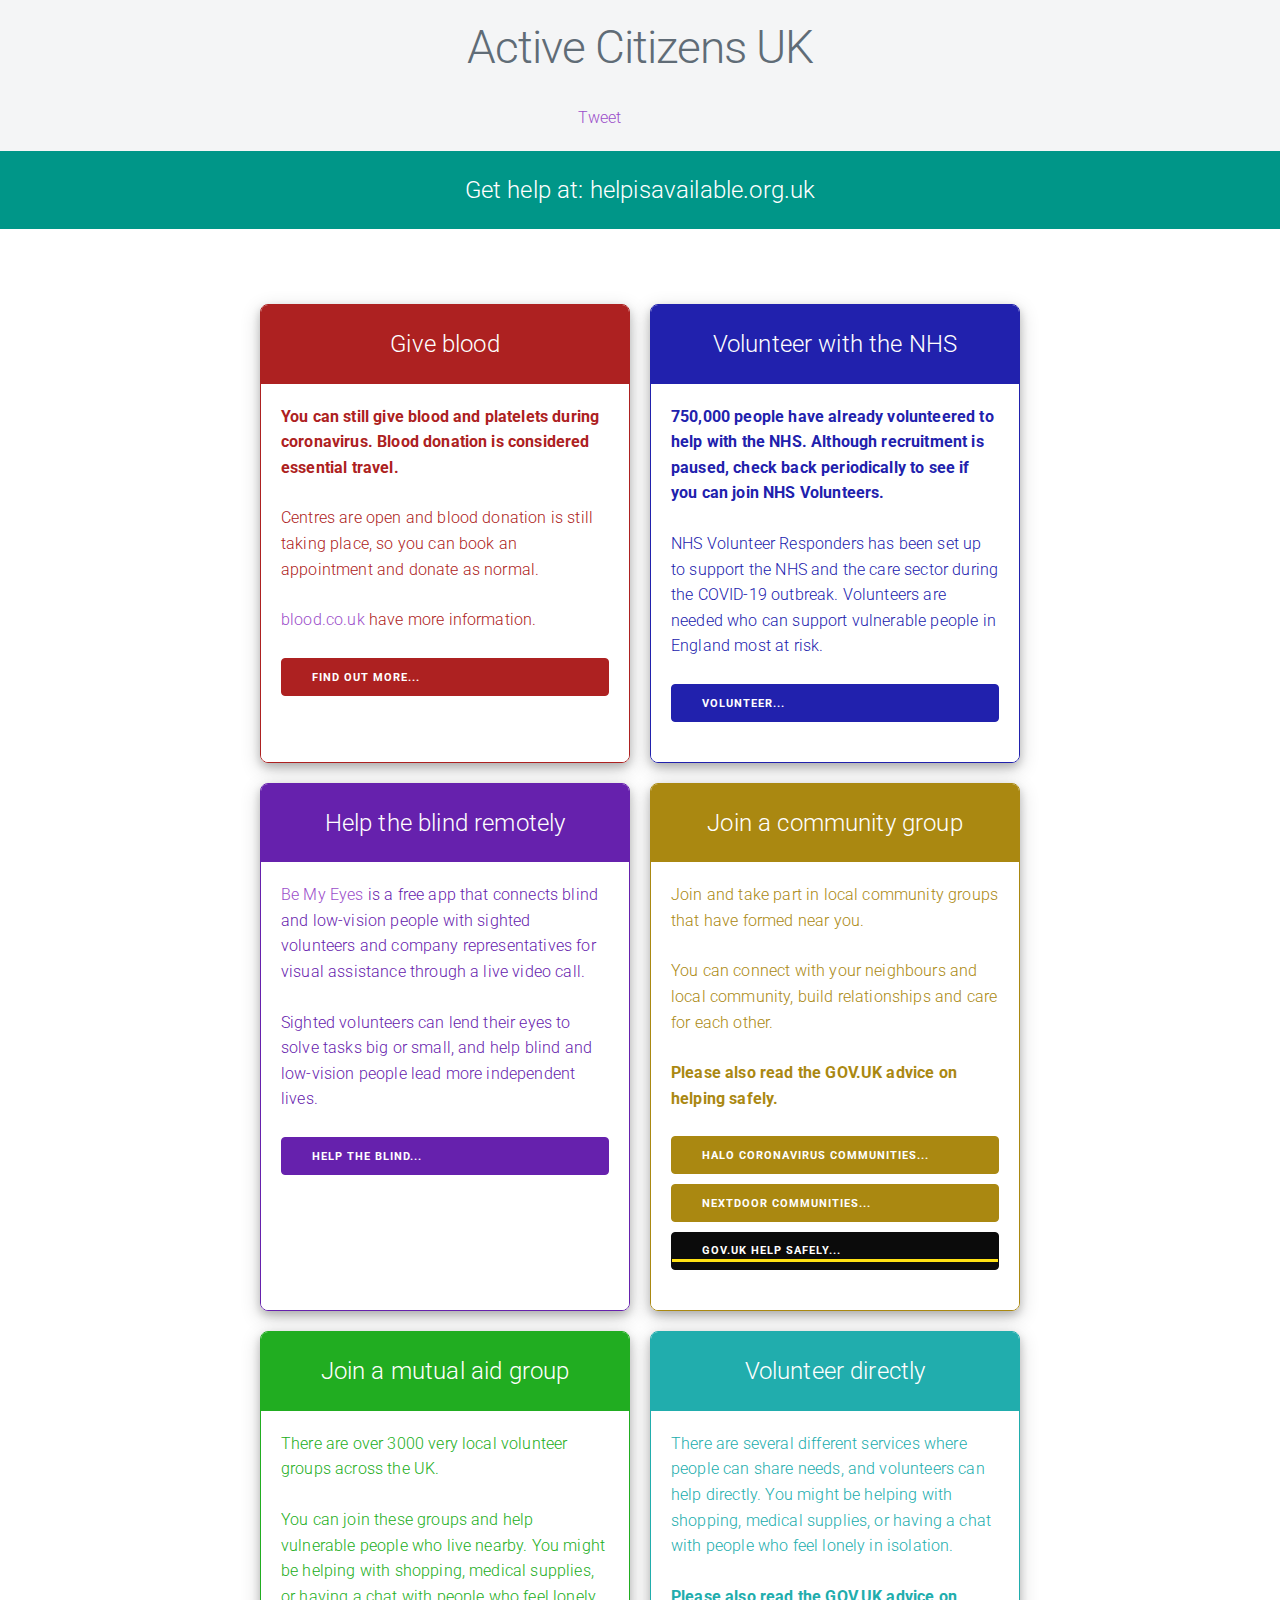
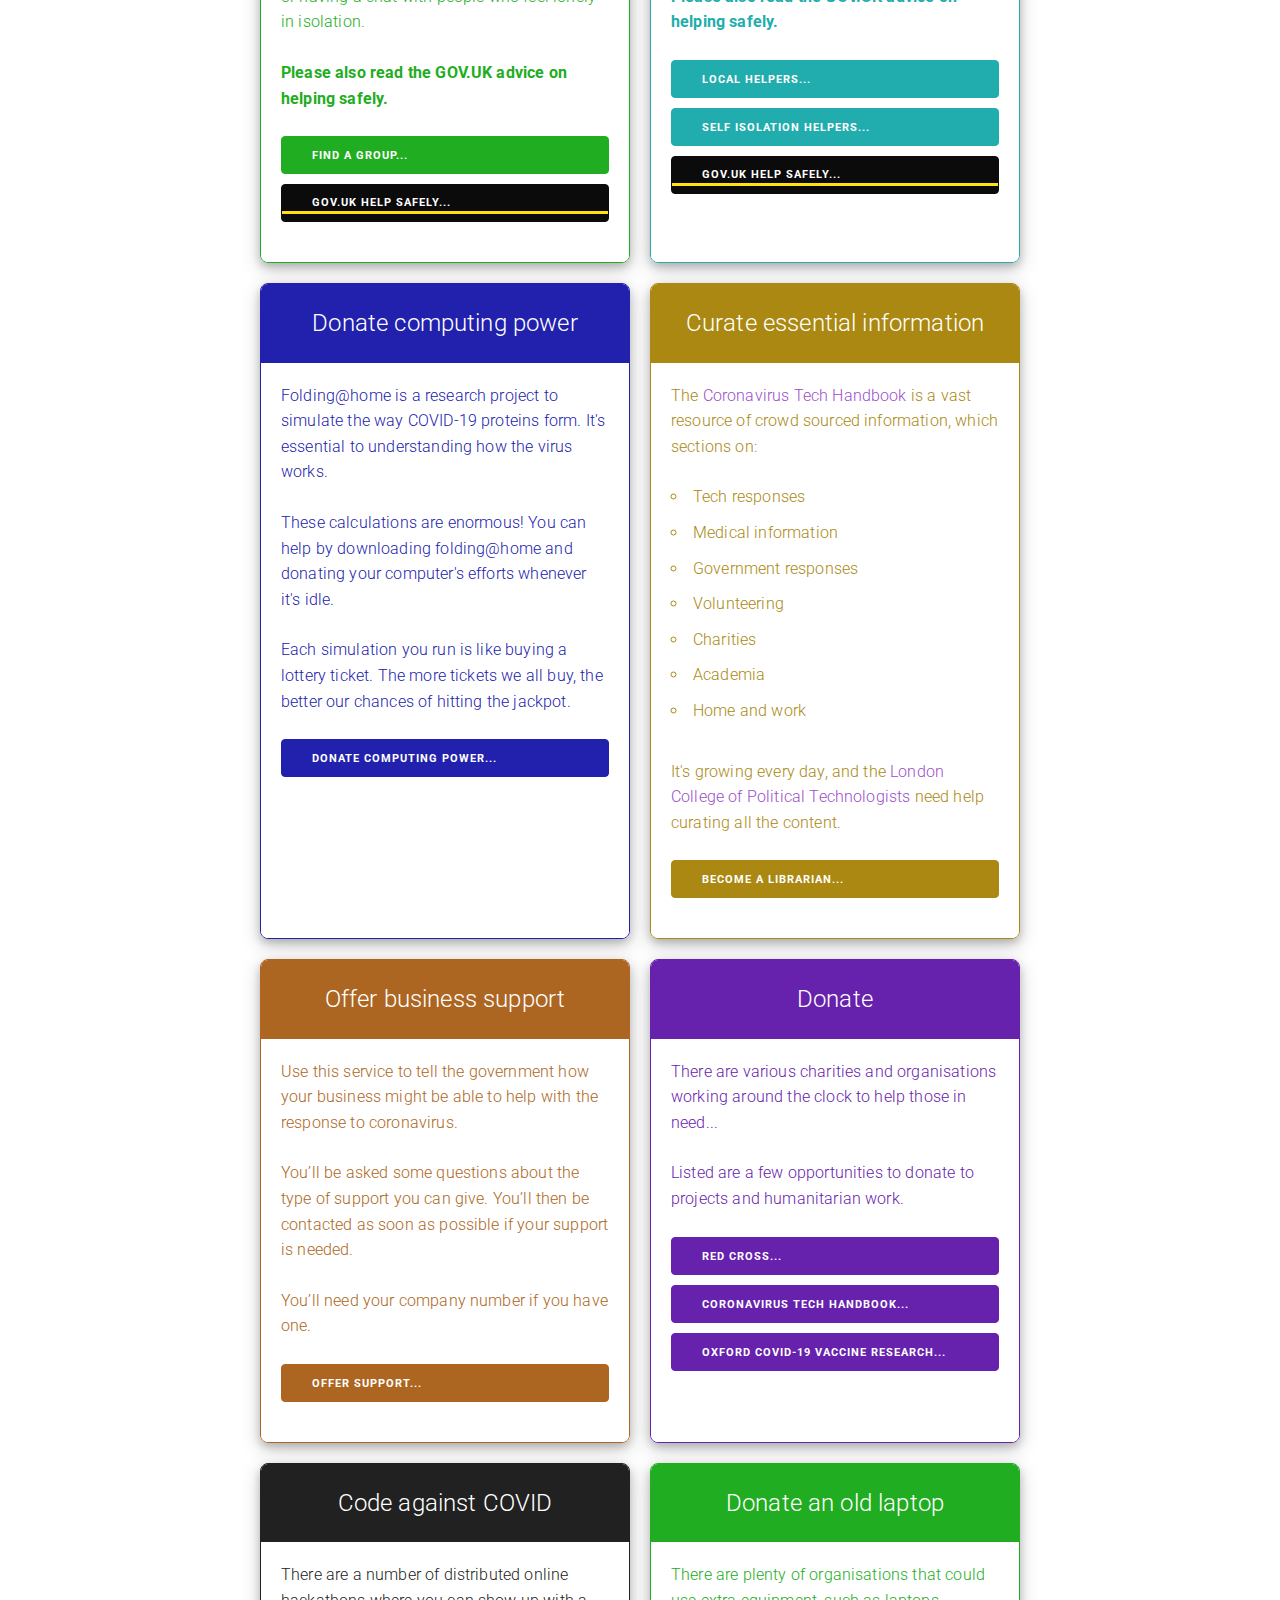
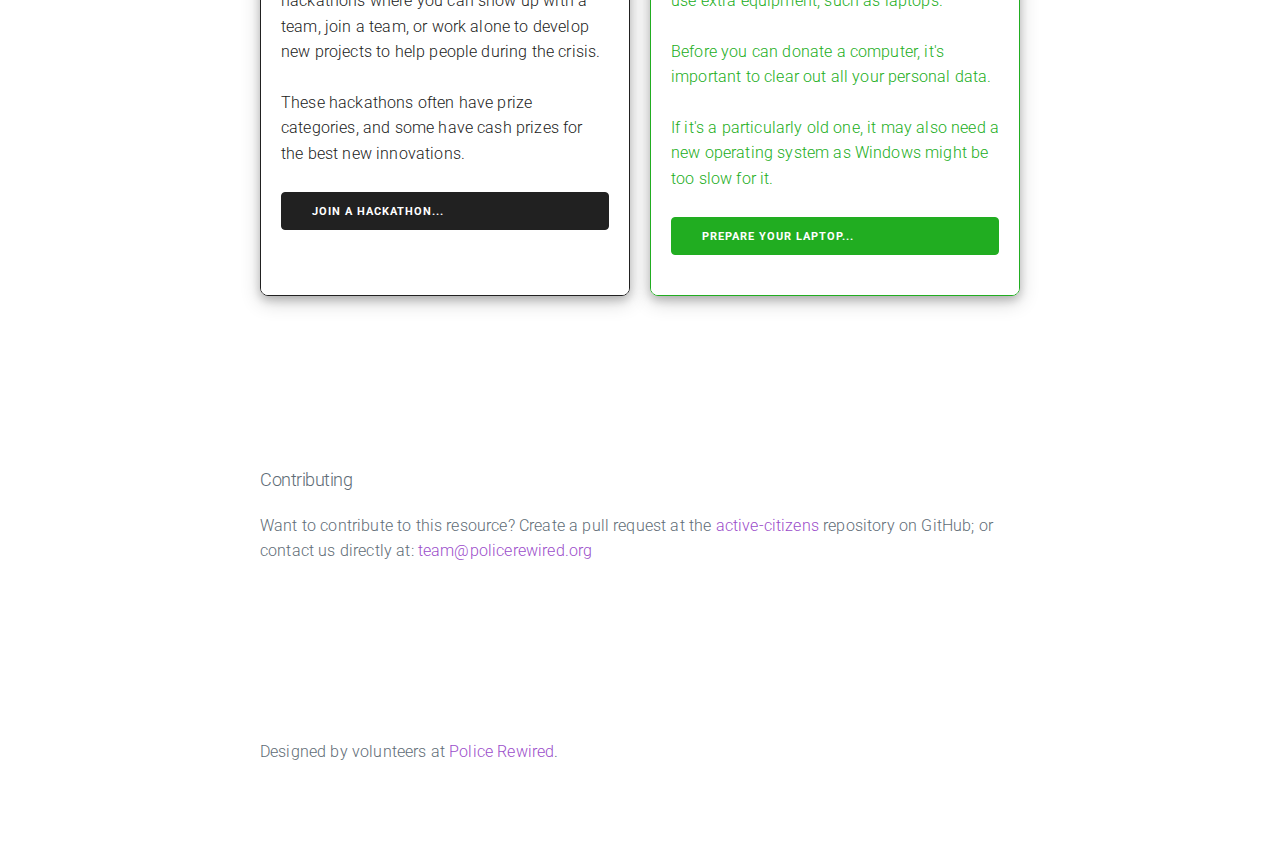
<file: index.html>
<!DOCTYPE html>
<html lang="en">
	<head>
		<!-- Global site tag (gtag.js) - Google Analytics -->
		<script async src="https://www.googletagmanager.com/gtag/js?id=UA-135389033-5"></script>
		<script>
		window.dataLayer = window.dataLayer || [];
		function gtag(){dataLayer.push(arguments);}
		gtag('js', new Date());

		gtag('config', 'UA-135389033-5');
		</script>

		<meta charset="UTF-8">
		<meta name="viewport" content="width=device-width, initial-scale=1">

		<!-- Primary Meta Tags -->
		<title>Active Citizens UK | COVID-19</title>
		<meta name="title" content="Active Citizens UK | COVID-19">
		<meta name="description" content="Ways to support those self-isolating, or contribute to the effort during the COVID-19 pandemic.">

		<!-- Open Graph / Facebook -->
		<meta property="og:type" content="website">
		<meta property="og:url" content="https://activecitizens.uk/">
		<meta property="og:title" content="Active Citizens UK | COVID-19">
		<meta property="og:description" content="Ways to support those self-isolating, or contribute to the effort during the COVID-19 pandemic.">
		<meta property="og:image" content="https://activecitizens.uk/images/preview.png">

		<!-- Twitter -->
		<meta property="twitter:card" content="summary_large_image">
		<meta property="twitter:url" content="https://activecitizens.uk/">
		<meta property="twitter:title" content="Active Citizens UK | COVID-19">
		<meta property="twitter:description" content="Ways to support those self-isolating, or contribute to the effort during the COVID-19 pandemic.">
		<meta property="twitter:image" content="https://activecitizens.uk/images/preview.png">

		<link rel="icon" href="images/favicon.ico">
		<link rel="stylesheet" href="https://fonts.googleapis.com/css?family=Roboto:300,300italic,700,700italic">
		<link rel="stylesheet" href="lib/normalize.css/normalize.css">
		<link rel="stylesheet" href="lib/milligram/dist/milligram.min.css">
		<link rel="stylesheet" href="styles/main.css">
	</head>
	<body>

		<main class="wrapper">

			<header class="header" id="home">
				<h1>Active Citizens UK</h1>
				<a href="https://twitter.com/share?ref_src=twsrc%5Etfw" class="twitter-share-button" data-size="large" data-text="Active Citizens UK: Ways to support those self-isolating, or contribute to the effort during the COVID-19 pandemic." data-hashtags="volunteers #helpisavailable #covid19uk #activecitizens" data-show-count="false">Tweet</a><script async src="https://platform.twitter.com/widgets.js" charset="utf-8"></script>
				<iframe src="https://www.facebook.com/plugins/share_button.php?href=https%3A%2F%2Factivecitizens.uk&layout=button&size=large&appId=2459822827661375&width=77&height=28" width="77" height="28" style="border:none;overflow:hidden" scrolling="no" frameborder="0" allowTransparency="true" allow="encrypted-media"></iframe>
			</header>

			<section class="emergency-banner">
				Get help at: <a target="_blank" href="https://helpisavailable.org.uk" style="color: white;">helpisavailable.org.uk</a>
			</section>

			<section class="container" id="signposts">
				<div class="row">

					<div class="column">
						<div class="volunteering-cell red">
							<div class="first">Give blood</div>
							<div class="second">
								<p><b>You can still give blood and platelets during coronavirus. Blood donation is considered essential travel.</b></p>
								<p>Centres are open and blood donation is still taking place, so you can book an appointment and donate as normal.</p>
								<p><a target="_blank" href="https://www.blood.co.uk">blood.co.uk</a> have more information.</p>
								<a class="button red" target="_blank" href="https://www.blood.co.uk/news-and-campaigns/news-and-statements/coronavirus-covid-19-updates/">Find out more...</a>
							</div>
						</div>
					</div>

					<div class="column">
						<div class="volunteering-cell blue">
							<div class="first">Volunteer with the NHS</div>
							<div class="second">
								<p><b>750,000 people have already volunteered to help with the NHS. Although recruitment is paused, check back periodically to see if you can join NHS Volunteers.</b></p>
								<p>NHS Volunteer Responders has been set up to support the NHS and the care sector during the COVID-19 outbreak. Volunteers are needed who can support vulnerable people in England most at risk.</p>
								<a class="button blue" href="https://www.goodsamapp.org/NHS">Volunteer...</a>
							</div>
						</div>
					</div>

				</div>
				<div class="row">

					<div class="column">
						<div class="volunteering-cell purple">
							<div class="first">Help the blind remotely</div>
							<div class="second">
								<p><a target="_blank" href="https://www.bemyeyes.com/">Be My Eyes</a> is a free app that connects blind and low-vision people with sighted volunteers and company representatives for visual assistance through a live video call.</p>
								<p>Sighted volunteers can lend their eyes to solve tasks big or small, and help blind and low-vision people lead more independent lives.</p>
								<a class="button purple" target="_blank" href="https://www.bemyeyes.com/">Help the blind...</a>
							</div>
						</div>
					</div>

					<div class="column">
						<div class="volunteering-cell yellow">
							<div class="first">Join a community group</div>
							<div class="second">
								<p>Join and take part in local community groups that have formed near you.</p>
								<p>You can connect with your neighbours and local community, build relationships and care for each other.</p>
								<p><b>Please also read the GOV.UK advice on helping safely.</b></p>
								<a class="button yellow" target="_blank" href="https://www.localhalo.com/coronavirus">Halo coronavirus communities...</a>
								<a class="button yellow" target="_blank" href="https://nextdoor.co.uk/">Nextdoor communities...</a>
								<a class="button govuk" target="_blank" href="https://www.gov.uk/government/publications/coronavirus-how-to-help-safely--2/coronavirus-how-to-help-safely"><span>GOV.UK Help safely...</span></a>
							</div>
						</div>
					</div>

				</div>
				<div class="row">

					<div class="column">
						<div class="volunteering-cell green">
							<div class="first">Join a mutual aid group</div>
							<div class="second">
								<p>There are over 3000 very local volunteer groups across the UK.</p>
								<p>You can join these groups and help vulnerable people who live nearby.
									You might be helping with shopping, medical supplies, or having a chat with people who feel lonely in isolation.</p>
								<p><b>Please also read the GOV.UK advice on helping safely.</b></p>
								<a class="button green" target="_blank" href="https://helpisavailable.org.uk/map.html">Find a group...</a>
								<a class="button govuk" target="_blank" href="https://www.gov.uk/government/publications/coronavirus-how-to-help-safely--2/coronavirus-how-to-help-safely"><span>GOV.UK Help safely...</span></a>
							</div>
						</div>
					</div>
					<div class="column">
						<div class="volunteering-cell cyan">
							<div class="first">Volunteer directly</div>
							<div class="second">
								<p>There are several different services where people can share needs, and volunteers can help directly.
									You might be helping with shopping, medical supplies, or having a chat with people who feel lonely in isolation.</p>
								<p><b>Please also read the GOV.UK advice on helping safely.</b></p>
								<a class="button cyan" target="_blank" href="https://localhelpers.org">Local Helpers...</a>
								<a class="button cyan" target="_blank" href="https://randall.ie/help/">Self Isolation Helpers...</a>
								<a class="button govuk" target="_blank" href="https://www.gov.uk/government/publications/coronavirus-how-to-help-safely--2/coronavirus-how-to-help-safely"><span>GOV.UK Help safely...</span></a>
							</div>
						</div>
					</div>

				</div>
				<div class="row">

					<div class="column">
						<div class="volunteering-cell blue">
							<div class="first">Donate computing power</div>
							<div class="second">
								<p>Folding@home is a research project to simulate the way COVID-19 proteins form. It's essential to understanding how the virus works.</p>
								<p>These calculations are enormous! You can help by downloading folding@home and donating your computer's efforts whenever it's idle.</p>
								<p>Each simulation you run is like buying a lottery ticket. The more tickets we all buy, the better our chances of hitting the jackpot.</p>
								<a class="button blue" target="_blank" href="https://foldingathome.org/covid19/">Donate computing power...</a>

							</div>
						</div>
					</div>
					<div class="column">
						<div class="volunteering-cell yellow">
							<div class="first">Curate essential information</div>
							<div class="second">
								<p>The <a target="_blank" href="https://coronavirustechhandbook.com">Coronavirus Tech Handbook</a> is a vast resource of
									crowd sourced information, which sections on:</p>
								<ul>
									<li>Tech responses</li>
									<li>Medical information</li>
									<li>Government responses</li>
									<li>Volunteering</li>
									<li>Charities</li>
									<li>Academia</li>
									<li>Home and work</li>
								</ul>
								<p>It's growing every day, and the <a href="https://nwspk.com">London College of Political Technologists</a> need help curating all the content.</p>
								<a class="button yellow" target="_blank" href="https://coronavirustechhandbook.com/librarians">Become a librarian...</a>
							</div>
						</div>
					</div>

				</div>
				<div class="row">

					<div class="column">
						<div class="volunteering-cell orange">
							<div class="first">Offer business support</div>
							<div class="second">
								<p>Use this service to tell the government how your business might be able to help with the response to coronavirus.</p>
								<p>You’ll be asked some questions about the type of support you can give. You’ll then be contacted as soon as possible if your support is needed.</p>
								<p>You’ll need your company number if you have one.</p>
								<a class="button orange" target="_blank" href="https://www.gov.uk/coronavirus-support-from-business">Offer support...</a>
							</div>
						</div>
					</div>

					<div class="column">
						<div class="volunteering-cell purple">
							<div class="first">Donate</div>
							<div class="second">
								<p>There are various charities and organisations working around the clock to help those in need...</p>
								<p>Listed are a few opportunities to donate to projects and humanitarian work.</p>
								<a class="button purple" target="_blank" href="https://www.redcross.org.uk/get-involved/donate">Red Cross...</a>
								<a class="button purple" target="_blank" href="https://coronavirustechhandbook.com/donate">Coronavirus Tech Handbook...</a>
								<a class="button purple" target="_blank" href="https://www.research.ox.ac.uk/Article/2020-03-09-support-oxford-s-response-to-the-covid-19-outbreak">Oxford COVID-19 vaccine research...</a>
							</div>
						</div>
					</div>

				</div>
				<div class="row">

					<div class="column">
						<div class="volunteering-cell black">
							<div class="first">Code against COVID</div>
							<div class="second">
								<p>There are a number of distributed online hackathons where you can show up with a team, join a team,
									or work alone to develop new projects to help people during the crisis.</p>
								<p>These hackathons often have prize categories, and some have cash prizes for the best new innovations.</p>
								<a class="button black" target="_blank" href="https://devpost.com/hackathons?utf8=%E2%9C%93&search=covid&challenge_type=all&sort_by=Recently+Added">Join a hackathon...</a>
							</div>
						</div>
					</div>

					<div class="column">
						<div class="volunteering-cell green">
							<div class="first">Donate an old laptop</div>
							<div class="second">
								<p>There are plenty of organisations that could use extra equipment, such as laptops.</p>
								<p>Before you can donate a computer, it's important to clear out all your personal data.</p>
								<p>If it's a particularly old one, it may also need a new operating system as Windows might be too slow for it.</p>
								<a class="button green" target="_blank" href="https://medium.com/@instantiator/donate-your-old-laptop-safely-387c80fc38a0">Prepare your laptop...</a>
							</div>
						</div>
					</div>

				</div>

			</section>

			<section class="container" id="contributing">
				<h5 class="title">Contributing</h5>
				<p>
					Want to contribute to this resource? Create a pull request at the <a href="https://github.com/PoliceRewired/active-citizens">active-citizens</a> repository on GitHub;
					or contact us directly at: <a href="mailto:team@policerewired.org">team@policerewired.org</a>
				</p>
			</section>

			<footer class="footer">
				<section class="container">
					<p>Designed by volunteers at <a target="_blank" href="https://policerewired.org" title="Police Rewired">Police Rewired</a>.</p>
				</section>
			</footer>

		</main>

		<script src="scripts/main.js"></script>

	</body>
</html>
</file>
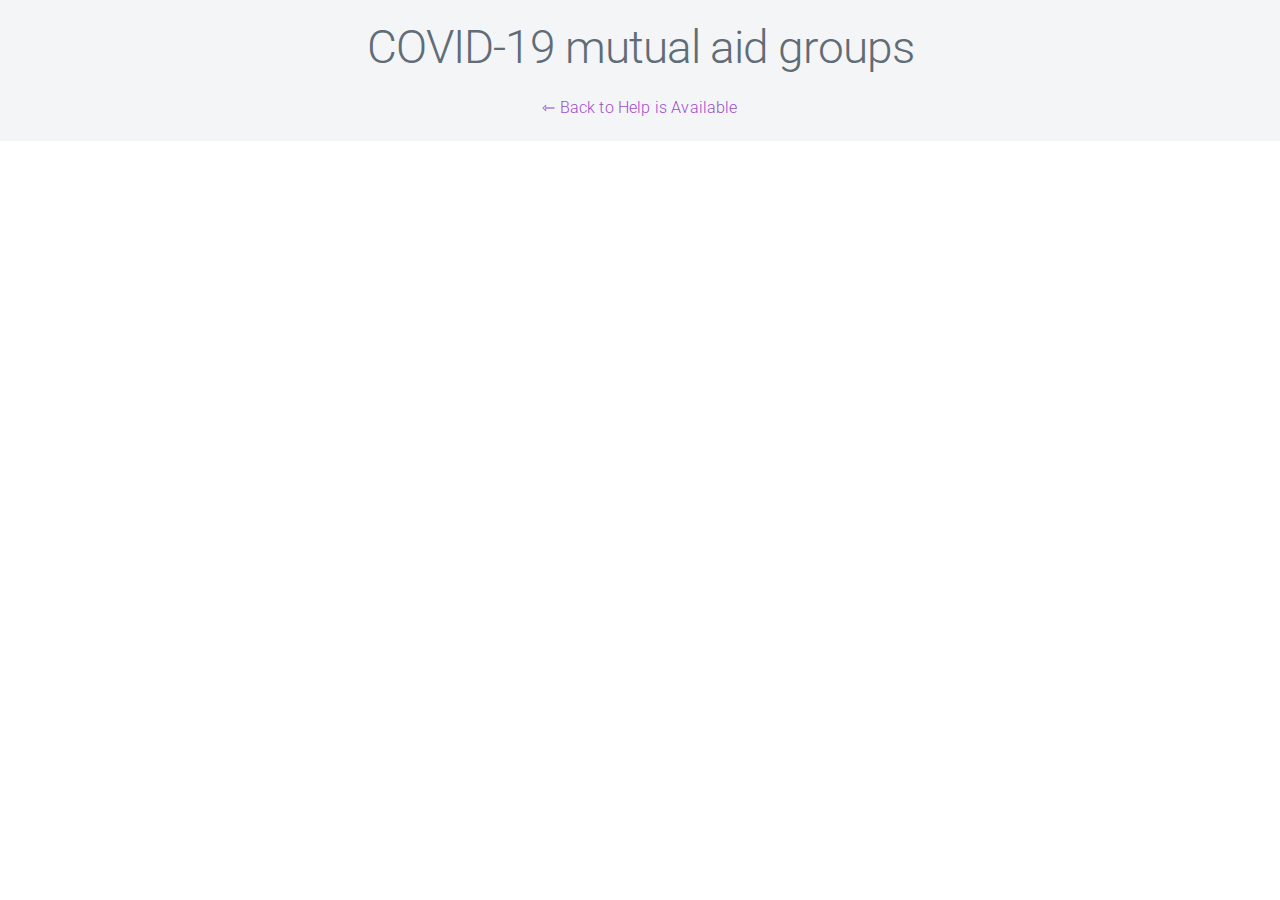
<file: map.html>
<!DOCTYPE html>
<html lang="en" style="height: 100%;">
	<head>
		<!-- Global site tag (gtag.js) - Google Analytics -->
		<script async src="https://www.googletagmanager.com/gtag/js?id=UA-135389033-4"></script>
		<script>
		window.dataLayer = window.dataLayer || [];
		function gtag(){dataLayer.push(arguments);}
		gtag('js', new Date());

		gtag('config', 'UA-135389033-4');
		</script>
		
		<meta charset="UTF-8">
		<meta name="viewport" content="width=device-width, initial-scale=1">

		<!-- Primary Meta Tags -->
		<title>Help Is Available UK | COVID-19</title>
		<meta name="title" content="Help is Available UK | Map of COVID-19 communities">
		<meta name="description" content="A map to help you find your nearest mutual-aid / volunteer group during the COVID-19 pandemic.">

		<!-- Open Graph / Facebook -->
		<meta property="og:type" content="website">
		<meta property="og:url" content="https://helpisavailable.org.uk/map.html">
		<meta property="og:title" content="Help is Available | Map of UK COVID-19 communities">
		<meta property="og:description" content="A map to help you find your nearest mutual-aid / volunteer group during the COVID-19 pandemic.">
		<meta property="og:image" content="https://helpisavailable.org.uk/images/map_preview.png">

		<!-- Twitter -->
		<meta property="twitter:card" content="summary_large_image">
		<meta property="twitter:url" content="https://helpisavailable.org.uk/map.html">
		<meta property="twitter:title" content="Help is Available | Map of UK COVID-19 communities">
		<meta property="twitter:description" content="A map to help you find your nearest mutual-aid / volunteer group during the COVID-19 pandemic.">
		<meta property="twitter:image" content="https://helpisavailable.org.uk/images/map_preview.png">
		
		<link rel="icon" href="images/favicon.ico">
		<link rel="stylesheet" href="https://fonts.googleapis.com/css?family=Roboto:300,300italic,700,700italic">
		<link rel="stylesheet" href="lib/normalize.css/normalize.css">
		<link rel="stylesheet" href="lib/milligram/dist/milligram.min.css">
		<link rel="stylesheet" href="styles/main.css">
	</head>
	<body style="display: flex; flex-flow: column; height: 100%;">

		<main class="wrapper">
			<header class="header" id="home">
				<h1>COVID-19 mutual aid groups</h1>
				<a href="index.html">&#x21FD; Back to Help is Available</a>
			</header>
        </main>
        
        <iframe 
            style="width: 100%; height: 100%; border: none;"
            src="https://policerewired.github.io/cvth-groups-map/"></iframe>

		<script src="scripts/main.js"></script>

	</body>
</html>
</file>
<file: styles/main.css>
.container {
	max-width: 80.0rem;
	padding-bottom: 7.5rem;
	padding-top: 7.5rem;
}

.emergency-banner {
	background-color:  rgb(0, 150, 136);
	color: white;
	text-align: center;
	font-size: 24px;
	padding:20px;
}

#home {
	background: #f4f5f6;
	min-width: 100vw;
}

.header {
	text-align: center;
	padding-bottom: 2rem;
	padding-top: 2rem;
}

@media (max-width: 40.0rem) {
	h1 {
		font-size: 4rem;
	}
	.header {
		padding-bottom: 1.5rem;
		padding-top: 1.5rem;
	}
}

.row {
	margin-bottom: 10px;
}
.column {
	margin-bottom: 10px;
}

.volunteering-cell {
	border-radius: 8px;
	overflow: hidden;
	padding: 0px;
	border: solid 1px grey;
	box-shadow: 0 4px 8px 0 rgba(0, 0, 0, 0.2), 0 6px 20px 0 rgba(0, 0, 0, 0.19);
	height: 100%;
	margin-bottom: 10px;
}

.volunteering-cell.green { border-color: #21AD21; }
.volunteering-cell.red { border-color: #AD2121; }
.volunteering-cell.darkRed { border-color: #841212; }
.volunteering-cell.cyan { border-color: #21ADAD; }
.volunteering-cell.orange { border-color: #AD6621; }
.volunteering-cell.blue { border-color: #2121AD; }
.volunteering-cell.purple { border-color: #6621AD; }
.volunteering-cell.yellow { border-color: #AA8811; }
.volunteering-cell.black { border-color: #212121; }

div.first {
	text-align: center;
	font-size: 24px;
}

div.second {
	display: flex;
	flex-direction: column;
	height: 100%;
}

div.first,div.second {
	padding: 20px;
}

.button { width: 100%; text-align: left; }
.button.red { background-color: #AD2121; border-color: #AD2121; }
.button.darkRed { background-color: #841212; border-color: #841212; }
.button.green { background-color: #21AD21; border-color: #21AD21; }
.button.cyan { background-color: #21ADAD; border-color: #21ADAD; }
.button.orange { background-color: #AD6621; border-color: #AD6621; }
.button.blue { background-color: #2121AD; border-color: #2121AD; }
.button.purple { background-color: #6621AD; border-color: #6621AD; }
.button.yellow { background-color: #AA8811; border-color: #AA8811; }
.button.black { background-color: #212121; border-color: #212121; }

a.button.govuk {  background-color: #0B0B0B; border-color: #0B0B0B; padding-left: 0px; padding-right: 0px; position: relative; }
.button.govuk span {
	padding: 0; margin: 0; left: 0; right: 0; width: auto; position: absolute;
	padding-left: 30px; padding-right: 30px; padding-top: 13px; line-height: 10px;
	border: none; border-bottom: solid 3px #FFE114; padding-bottom: 3px;

}
.button.brighter { filter: brightness(120%); }

.volunteering-cell.green div.first {
	background-color:  #21AD21;
	color: white;
}
.volunteering-cell.green div.second {
	background-color:  white;
	color: #21AD21;
}
.volunteering-cell.red div.first {
	background-color:  #AD2121;
	color: white;
}
.volunteering-cell.red div.second {
	background-color:  white;
	color: #AD2121;
}
.volunteering-cell.cyan div.first {
	background-color:  #21ADAD;
	color: white;
}
.volunteering-cell.cyan div.second {
	background-color:  white;
	color: #21ADAD;
}
.volunteering-cell.orange div.first {
	background-color:  #AD6621;
	color: white;
}
.volunteering-cell.orange div.second {
	background-color:  white;
	color: #AD6621;
}
.volunteering-cell.blue div.first {
	background-color:  #2121AD;
	color: white;
}
.volunteering-cell.blue div.second {
	background-color:  white;
	color: #2121AD;
}
.volunteering-cell.purple div.first {
	background-color:  #6621AD;
	color: white;
}
.volunteering-cell.purple div.second {
	background-color:  white;
	color: #6621AD;
}
.volunteering-cell.yellow div.first {
	background-color:  #AA8811;
	color: white;
}
.volunteering-cell.yellow div.second {
	background-color:  white;
	color: #AA8811;
}
.volunteering-cell.black div.first {
	background-color:  #212121;
	color: white;
}
.volunteering-cell.black div.second {
	background-color:  white;
	color: #212121;
}
.volunteering-cell.darkRed div.first {
	background-color: #841212;
	color: white;
}
.volunteering-cell.darkRed div.second {
	background-color:  white;
	color: #841212;
}
</file>
